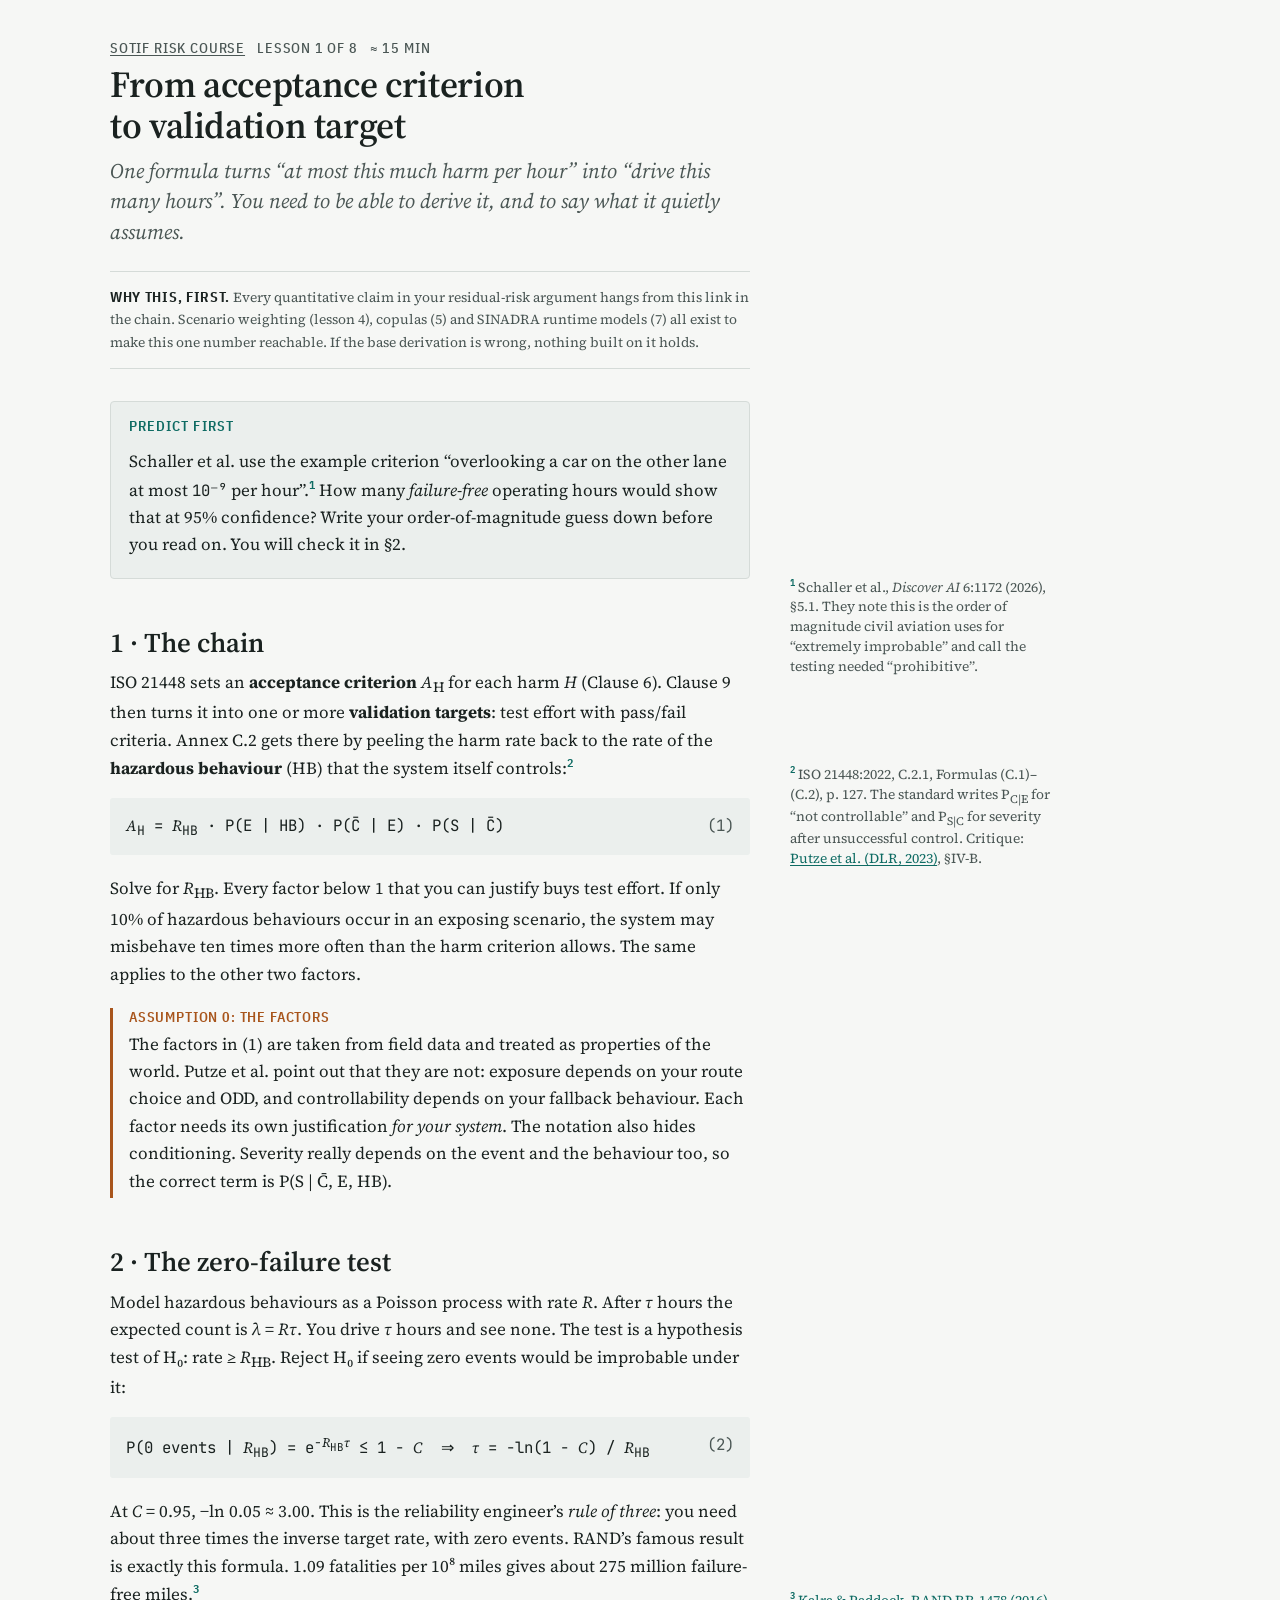
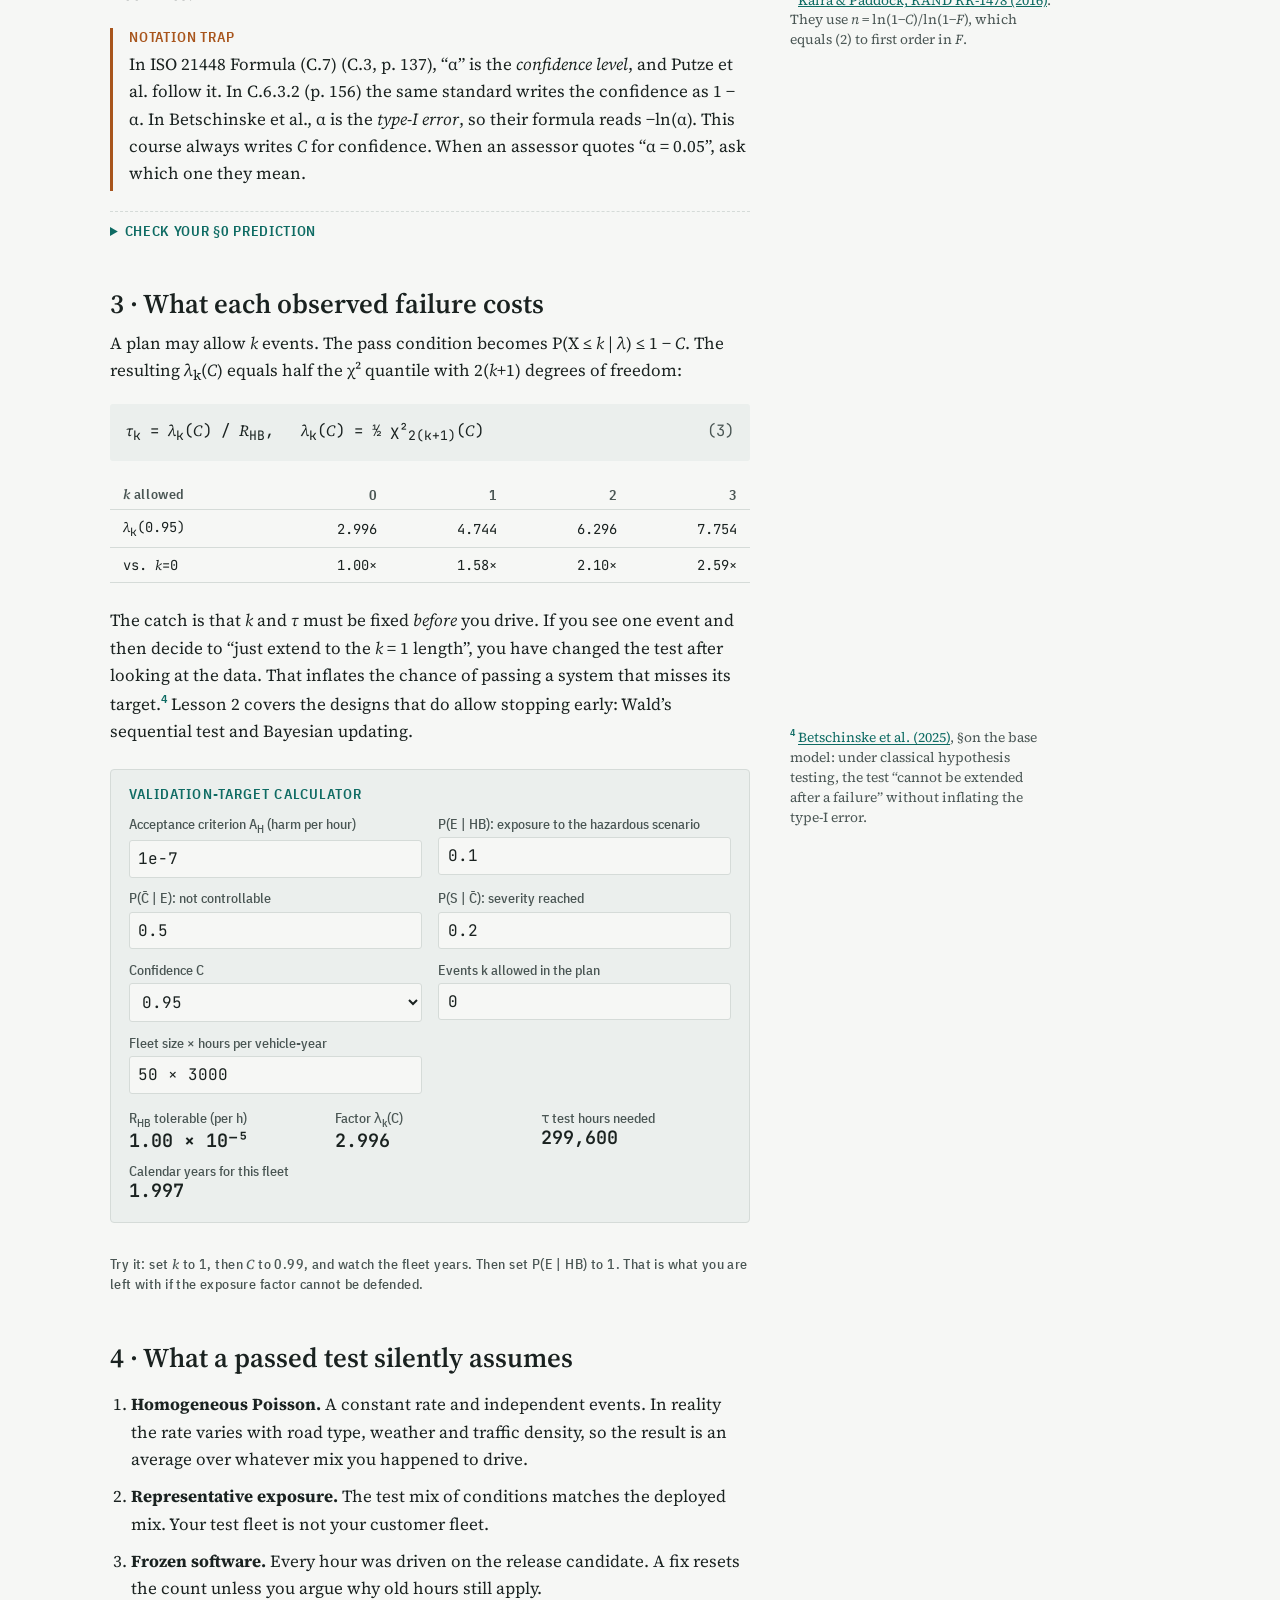
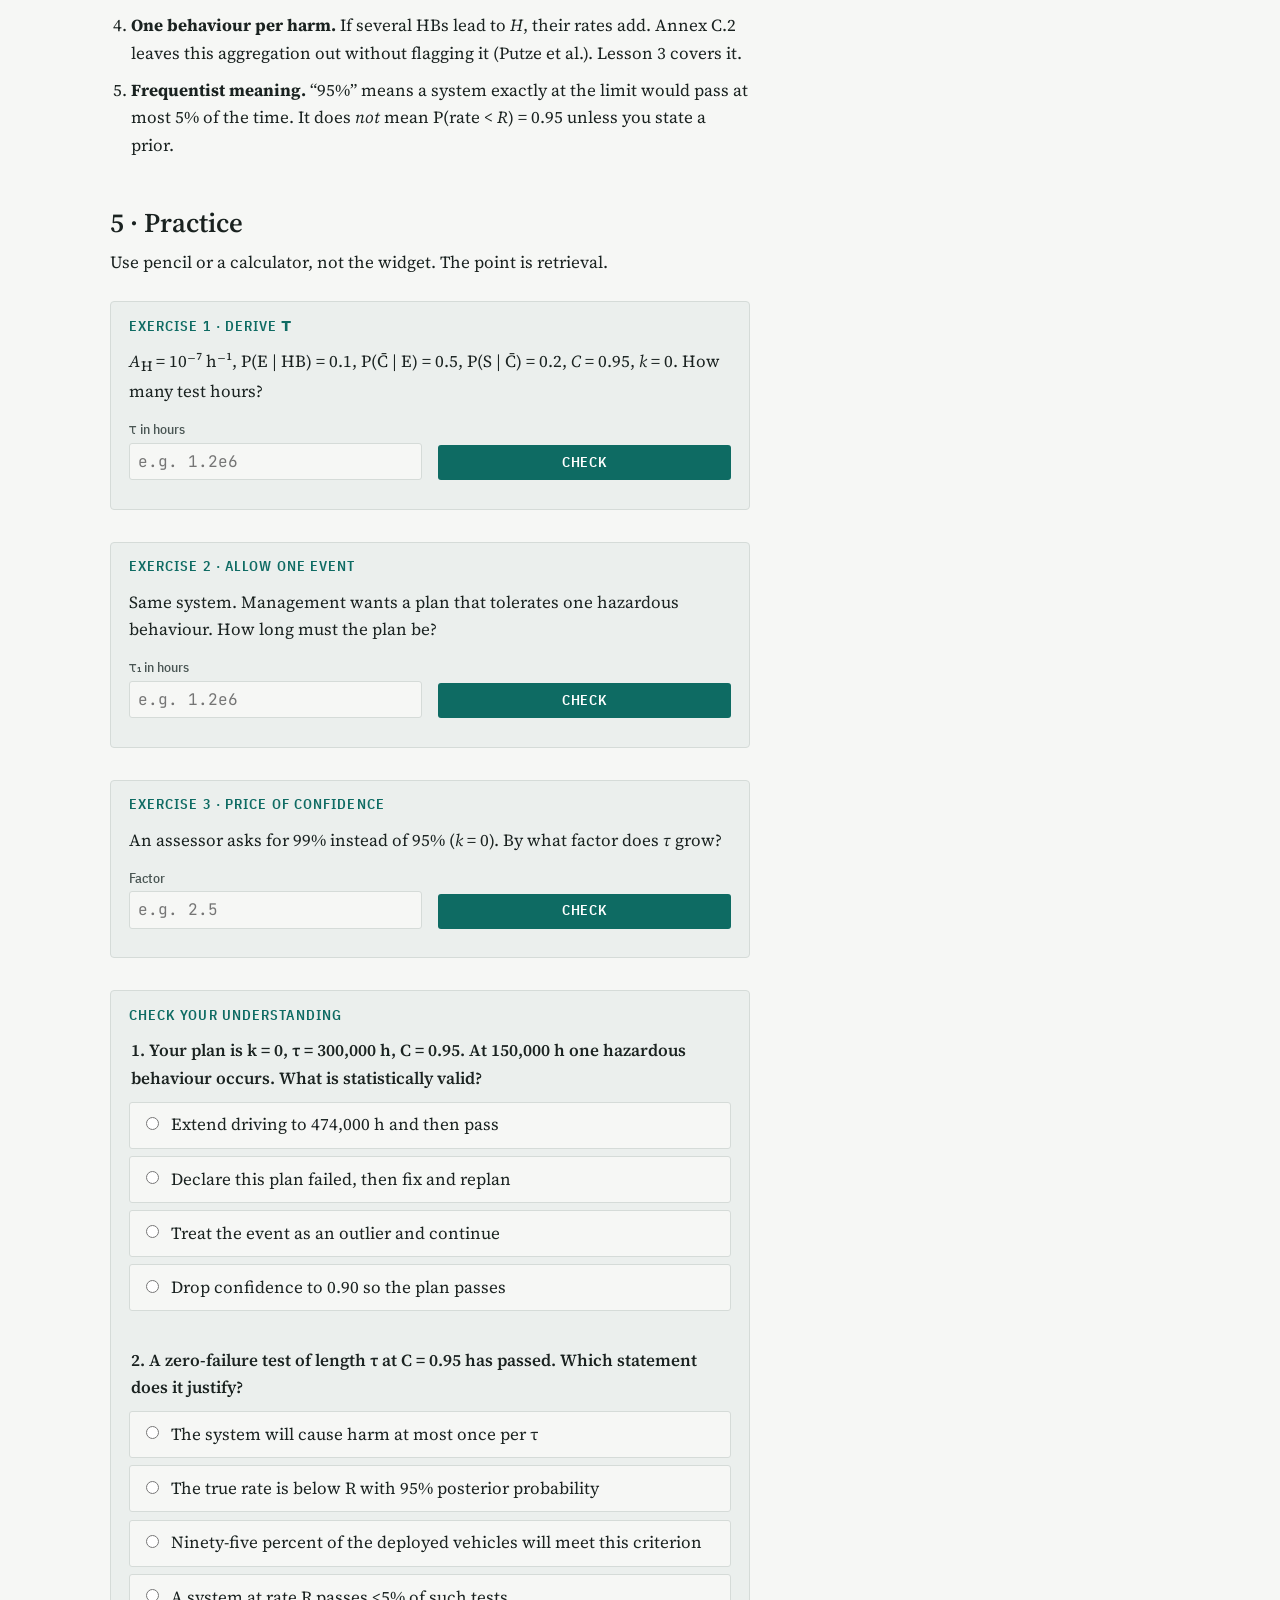
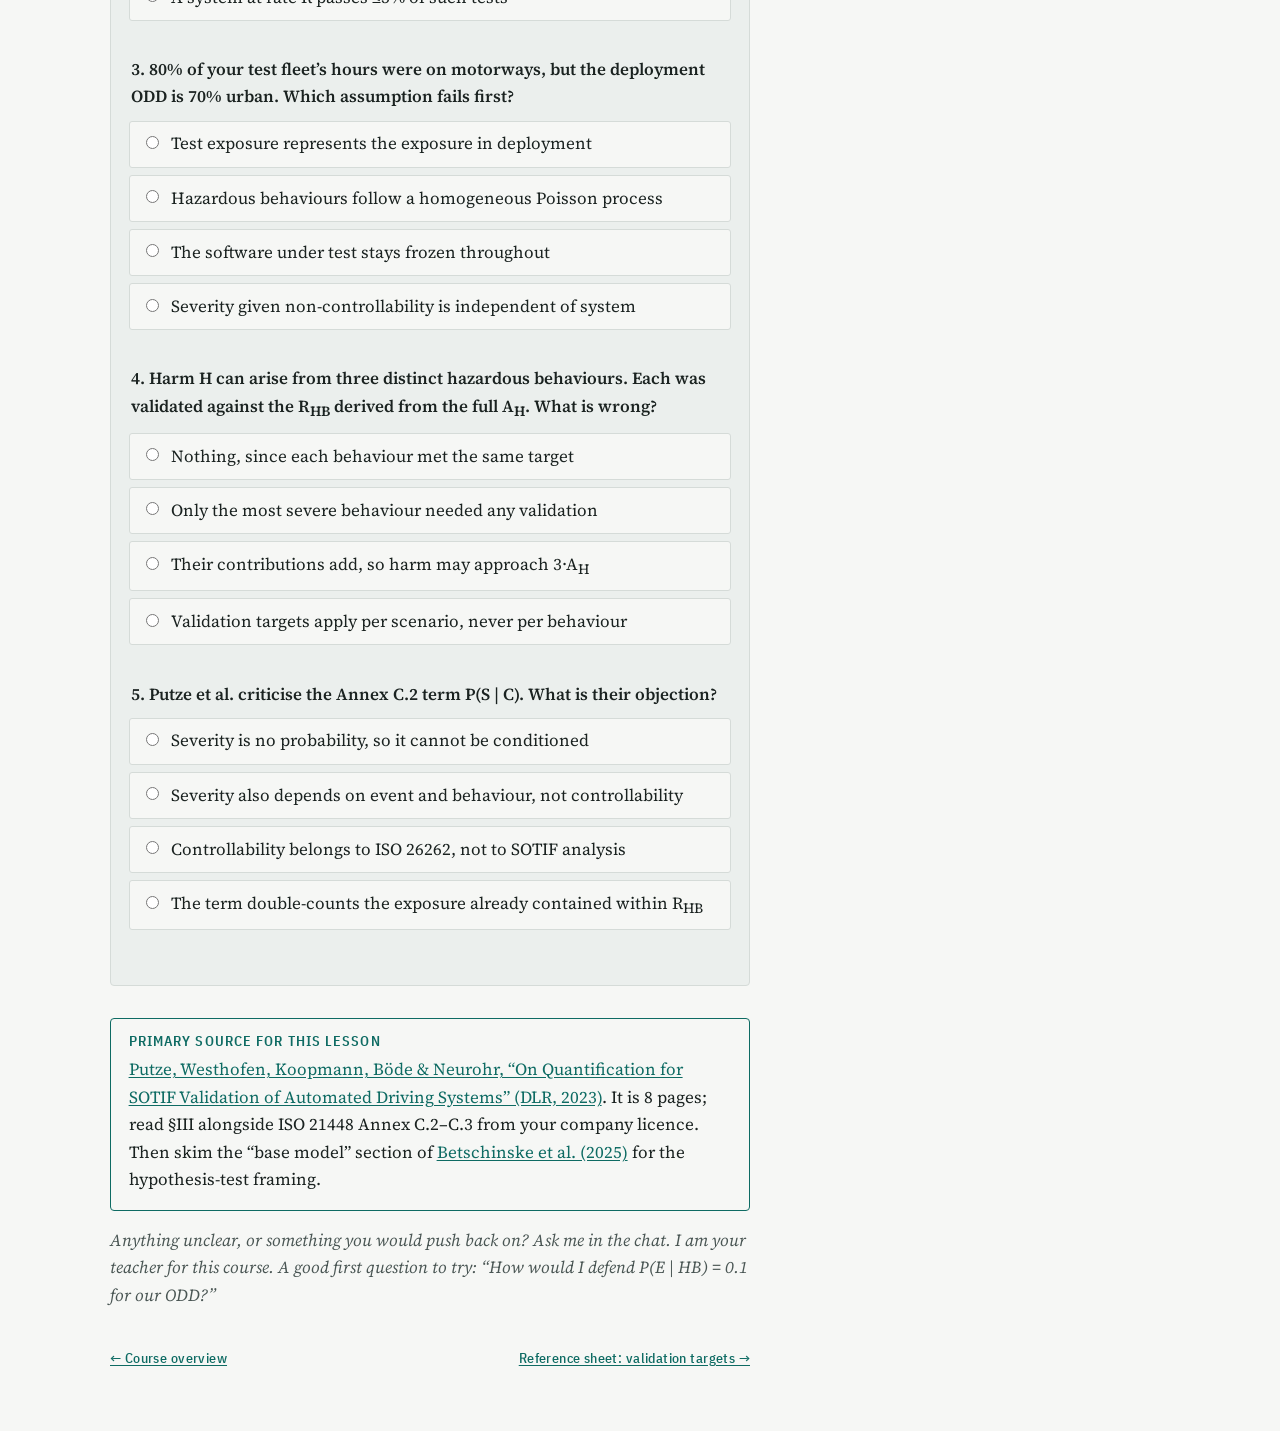
<file: lessons/0001-acceptance-criterion-to-validation-target.html>
<!doctype html>
<html lang="en">
<head>
<meta charset="utf-8">
<meta name="viewport" content="width=device-width, initial-scale=1, viewport-fit=cover">
<meta name="claude:viewport-fit-sides" content="cover">
<title>Lesson 1 · Validation Targets</title>
<link rel="preconnect" href="https://fonts.googleapis.com">
<link rel="stylesheet" href="https://fonts.googleapis.com/css2?family=Source+Serif+4:ital,opsz,wght@0,8..60,400;0,8..60,600;1,8..60,400&family=IBM+Plex+Sans+Condensed:wght@500;600&family=JetBrains+Mono:wght@400;600&display=swap">
<link rel="stylesheet" href="../assets/course.css">
</head>
<body>
<main class="page">
<div class="col">

<nav class="crumbs" aria-label="Course"><a href="../index.html">SOTIF Risk Course</a><span>Lesson 1 of 8</span><span>≈ 15 min</span></nav>
<h1>From acceptance criterion to validation target</h1>
<p class="dek">One formula turns “at most this much harm per hour” into “drive this many hours”. You need to be able to derive it, and to say what it quietly assumes.</p>

<div class="mission"><strong>Why this, first.</strong> Every quantitative claim in your residual-risk argument hangs from this link in the chain. Scenario weighting (lesson 4), copulas (5) and SINADRA runtime models (7) all exist to make this one number reachable. If the base derivation is wrong, nothing built on it holds.</div>

<div class="widget">
  <p class="w-title">Predict first</p>
  <p style="margin:0">Schaller et al. use the example criterion “overlooking a car on the other lane at most <span class="num">10⁻⁹</span> per hour”.<span class="sn-ref">1</span> How many <em>failure-free</em> operating hours would show that at 95% confidence? Write your order-of-magnitude guess down before you read on. You will check it in §2.</p>
</div>
<span class="sn"><span class="sn-ref">1</span> Schaller et al., <em>Discover AI</em> 6:1172 (2026), §5.1. They note this is the order of magnitude civil aviation uses for “extremely improbable” and call the testing needed “prohibitive”.</span>

<h2>1 · The chain</h2>
<p>ISO 21448 sets an <strong>acceptance criterion</strong> <var>A</var><sub>H</sub> for each harm <var>H</var> (Clause 6). Clause 9 then turns it into one or more <strong>validation targets</strong>: test effort with pass/fail criteria. Annex C.2 gets there by peeling the harm rate back to the rate of the <strong>hazardous behaviour</strong> (HB) that the system itself controls:<span class="sn-ref">2</span></p>
<span class="sn"><span class="sn-ref">2</span> ISO 21448:2022, C.2.1, Formulas (C.1)–(C.2), p. 127. The standard writes P<sub>C|E</sub> for “not controllable” and P<sub>S|C</sub> for severity after unsuccessful control. Critique: <a href="https://arxiv.org/abs/2304.10170">Putze et al. (DLR, 2023)</a>, §IV-B.</span>
<div class="eq"><var>A</var><sub>H</sub> = <var>R</var><sub>HB</sub> · P(E | HB) · P(C̄ | E) · P(S | C̄) <span class="lbl">(1)</span></div>
<p>Solve for <var>R</var><sub>HB</sub>. Every factor below 1 that you can justify buys test effort. If only 10% of hazardous behaviours occur in an exposing scenario, the system may misbehave ten times more often than the harm criterion allows. The same applies to the other two factors.</p>

<div class="assume"><strong>Assumption 0: the factors</strong>The factors in (1) are taken from field data and treated as properties of the world. Putze et al. point out that they are not: exposure depends on your route choice and ODD, and controllability depends on your fallback behaviour. Each factor needs its own justification <em>for your system</em>. The notation also hides conditioning. Severity really depends on the event and the behaviour too, so the correct term is P(S | C̄, E, HB).</div>

<h2>2 · The zero-failure test</h2>
<p>Model hazardous behaviours as a Poisson process with rate <var>R</var>. After <var>τ</var> hours the expected count is <var>λ</var> = <var>R</var><var>τ</var>. You drive <var>τ</var> hours and see none. The test is a hypothesis test of H₀: rate ≥ <var>R</var><sub>HB</sub>. Reject H₀ if seeing zero events would be improbable under it:</p>
<div class="eq">P(0 events | <var>R</var><sub>HB</sub>) = e<sup>−<var>R</var><sub>HB</sub><var>τ</var></sup> ≤ 1 − <var>C</var> &nbsp;⇒&nbsp; <var>τ</var> = −ln(1 − <var>C</var>) / <var>R</var><sub>HB</sub> <span class="lbl">(2)</span></div>
<p>At <var>C</var> = 0.95, −ln 0.05 ≈ 3.00. This is the reliability engineer’s <em>rule of three</em>: you need about three times the inverse target rate, with zero events. RAND’s famous result is exactly this formula. 1.09 fatalities per 10⁸ miles gives about 275 million failure-free miles.<span class="sn-ref">3</span></p>
<span class="sn"><span class="sn-ref">3</span> <a href="https://www.rand.org/pubs/research_reports/RR1478.html">Kalra &amp; Paddock, RAND RR-1478 (2016)</a>. They use <var>n</var> = ln(1−<var>C</var>)/ln(1−<var>F</var>), which equals (2) to first order in <var>F</var>.</span>

<div class="assume"><strong>Notation trap</strong>In ISO 21448 Formula (C.7) (C.3, p. 137), “α” is the <em>confidence level</em>, and Putze et al. follow it. In C.6.3.2 (p. 156) the same standard writes the confidence as 1 − α. In Betschinske et al., α is the <em>type-I error</em>, so their formula reads −ln(α). This course always writes <var>C</var> for confidence. When an assessor quotes “α = 0.05”, ask which one they mean.</div>

<details class="reveal"><summary>Check your §0 prediction</summary>
<p><var>τ</var> = 3.00 / 10⁻⁹ h⁻¹ ≈ <span class="num">3.0 × 10⁹ h</span>. That is about 342,000 years for one vehicle running 24/7, or 34 years for a fleet of 10,000. This is why Schaller et al. turn to monitor outputs as proxy evidence. It is also why ISO 21448 lets you argue absence of unreasonable risk by means other than direct failure probabilities.</p>
</details>

<h2>3 · What each observed failure costs</h2>
<p>A plan may allow <var>k</var> events. The pass condition becomes P(X ≤ <var>k</var> | <var>λ</var>) ≤ 1 − <var>C</var>. The resulting <var>λ</var><sub>k</sub>(<var>C</var>) equals half the χ² quantile with 2(<var>k</var>+1) degrees of freedom:</p>
<div class="eq"><var>τ</var><sub>k</sub> = <var>λ</var><sub>k</sub>(<var>C</var>) / <var>R</var><sub>HB</sub>, &nbsp; <var>λ</var><sub>k</sub>(<var>C</var>) = ½ χ²<sub>2(k+1)</sub>(<var>C</var>) <span class="lbl">(3)</span></div>
<div class="tbl-wrap"><table>
<thead><tr><th><var>k</var> allowed</th><th>0</th><th>1</th><th>2</th><th>3</th></tr></thead>
<tbody>
<tr><td><var>λ</var><sub>k</sub>(0.95)</td><td>2.996</td><td>4.744</td><td>6.296</td><td>7.754</td></tr>
<tr><td>vs. <var>k</var>=0</td><td>1.00×</td><td>1.58×</td><td>2.10×</td><td>2.59×</td></tr>
</tbody></table></div>
<p>The catch is that <var>k</var> and <var>τ</var> must be fixed <em>before</em> you drive. If you see one event and then decide to “just extend to the <var>k</var> = 1 length”, you have changed the test after looking at the data. That inflates the chance of passing a system that misses its target.<span class="sn-ref">4</span> Lesson 2 covers the designs that do allow stopping early: Wald’s sequential test and Bayesian updating.</p>
<span class="sn"><span class="sn-ref">4</span> <a href="https://arxiv.org/abs/2506.10363">Betschinske et al. (2025)</a>, §on the base model: under classical hypothesis testing, the test “cannot be extended after a failure” without inflating the type-I error.</span>

<div class="widget" data-vtcalc></div>
<p class="meta">Try it: set <var>k</var> to 1, then <var>C</var> to 0.99, and watch the fleet years. Then set P(E | HB) to 1. That is what you are left with if the exposure factor cannot be defended.</p>

<h2>4 · What a passed test silently assumes</h2>
<ol class="tight">
<li><strong>Homogeneous Poisson.</strong> A constant rate and independent events. In reality the rate varies with road type, weather and traffic density, so the result is an average over whatever mix you happened to drive.</li>
<li><strong>Representative exposure.</strong> The test mix of conditions matches the deployed mix. Your test fleet is not your customer fleet.</li>
<li><strong>Frozen software.</strong> Every hour was driven on the release candidate. A fix resets the count unless you argue why old hours still apply.</li>
<li><strong>One behaviour per harm.</strong> If several HBs lead to <var>H</var>, their rates add. Annex C.2 leaves this aggregation out without flagging it (Putze et al.). Lesson 3 covers it.</li>
<li><strong>Frequentist meaning.</strong> “95%” means a system exactly at the limit would pass at most 5% of the time. It does <em>not</em> mean P(rate &lt; <var>R</var>) = 0.95 unless you state a prior.</li>
</ol>

<h2>5 · Practice</h2>
<p>Use pencil or a calculator, not the widget. The point is retrieval.</p>

<div class="widget" data-exercise="e1" data-answer="299573" data-tol="0.02"
  data-explain="R<sub>HB</sub> = 10⁻⁷ / (0.1 · 0.5 · 0.2) = 10⁻⁵ h⁻¹. τ = 2.996 / 10⁻⁵ ≈ 3.0 × 10⁵ h."
  data-hint="First solve (1) for R<sub>HB</sub>, then apply (2) with −ln 0.05 ≈ 3.00.">
  <p class="w-title">Exercise 1 · Derive τ</p>
  <p><var>A</var><sub>H</sub> = 10⁻⁷ h⁻¹, P(E | HB) = 0.1, P(C̄ | E) = 0.5, P(S | C̄) = 0.2, <var>C</var> = 0.95, <var>k</var> = 0. How many test hours?</p>
  <div class="grid"><div class="field"><label for="e1-in">τ in hours</label><input id="e1-in" type="text" inputmode="decimal" placeholder="e.g. 1.2e6"></div>
  <div class="field" style="justify-content:flex-end"><button type="button">Check</button></div></div>
  <div class="q-fb" aria-live="polite"></div>
</div>

<div class="widget" data-exercise="e2" data-answer="474390" data-tol="0.02"
  data-explain="λ₁(0.95) = 4.744, so τ₁ = 4.744 / 10⁻⁵ ≈ 4.74 × 10⁵ h, which is 58% more than the zero-failure plan. You must commit to this before you start driving."
  data-hint="Use the k = 1 factor from the table in §3.">
  <p class="w-title">Exercise 2 · Allow one event</p>
  <p>Same system. Management wants a plan that tolerates one hazardous behaviour. How long must the plan be?</p>
  <div class="grid"><div class="field"><label for="e2-in">τ₁ in hours</label><input id="e2-in" type="text" inputmode="decimal" placeholder="e.g. 1.2e6"></div>
  <div class="field" style="justify-content:flex-end"><button type="button">Check</button></div></div>
  <div class="q-fb" aria-live="polite"></div>
</div>

<div class="widget" data-exercise="e3" data-answer="1.537" data-tol="0.02"
  data-explain="ln(1/0.01) / ln(1/0.05) = 4.605 / 2.996 ≈ 1.54. Confidence is cheap compared with the target rate: τ scales linearly in 1/R but only logarithmically in 1/(1−C)."
  data-hint="Take the ratio of −ln(1−C) at C = 0.99 and at C = 0.95.">
  <p class="w-title">Exercise 3 · Price of confidence</p>
  <p>An assessor asks for 99% instead of 95% (<var>k</var> = 0). By what factor does <var>τ</var> grow?</p>
  <div class="grid"><div class="field"><label for="e3-in">Factor</label><input id="e3-in" type="text" inputmode="decimal" placeholder="e.g. 2.5"></div>
  <div class="field" style="justify-content:flex-end"><button type="button">Check</button></div></div>
  <div class="q-fb" aria-live="polite"></div>
</div>

<div class="widget" data-quiz="lesson-0001">
<p class="w-title">Check your understanding</p>
<script type="application/json">
{"questions":[
 {"prompt":"Your plan is k = 0, τ = 300,000 h, C = 0.95. At 150,000 h one hazardous behaviour occurs. What is statistically valid?",
  "options":["Extend driving to 474,000 h and then pass","Declare this plan failed, then fix and replan","Treat the event as an outlier and continue","Drop confidence to 0.90 so the plan passes"],
  "answer":1,
  "explain":"The plan was a fixed design with k = 0. Switching to k = 1 or lowering C after seeing data is optional stopping, and it inflates the chance of passing a system that misses the target. The fix you make also changes the software, so pre-fix hours need an argument before they count again. Sequential designs that allow early stopping are in lesson 2."},
 {"prompt":"A zero-failure test of length τ at C = 0.95 has passed. Which statement does it justify?",
  "options":["The system will cause harm at most once per τ","The true rate is below R with 95% posterior probability","Ninety-five percent of the deployed vehicles will meet this criterion","A system at rate R passes ≤5% of such tests"],
  "answer":3,
  "explain":"That is the frequentist guarantee: a limit on the error rate of the procedure. “95% probability the rate is below R” is a Bayesian posterior statement. It needs a stated prior; with the flat Gamma(1, 0) prior the numbers happen to coincide (Betschinske et al.). An assessor may press you on exactly this difference."},
 {"prompt":"80% of your test fleet’s hours were on motorways, but the deployment ODD is 70% urban. Which assumption fails first?",
  "options":["Test exposure represents the exposure in deployment","Hazardous behaviours follow a homogeneous Poisson process","The software under test stays frozen throughout","Severity given non-controllability is independent of system"],
  "answer":0,
  "explain":"The demonstrated rate is an average over the conditions you drove. If the strata differ in hazard rate, the average does not transfer to deployment. You could stratify and re-weight by ODD exposure (importance weighting, lessons 4 and 6). That requires per-stratum evidence. The non-homogeneous rate is the mechanism, but the broken premise is representativeness."},
 {"prompt":"Harm H can arise from three distinct hazardous behaviours. Each was validated against the R<sub>HB</sub> derived from the full A<sub>H</sub>. What is wrong?",
  "options":["Nothing, since each behaviour met the same target","Only the most severe behaviour needed any validation","Their contributions add, so harm may approach 3·A<sub>H</sub>","Validation targets apply per scenario, never per behaviour"],
  "answer":2,
  "explain":"P(H) is bounded by the sum over (trigger, behaviour, event) paths, which is a Bonferroni-type bound (Putze et al., Eq. 2). Giving every path the whole budget can triple the harm rate. You have to allocate the budget across paths, which is lesson 3. Confidence aggregates too: joint confidence ≥ 1 − Σ(1 − C<sub>i</sub>)."},
 {"prompt":"Putze et al. criticise the Annex C.2 term P(S | C). What is their objection?",
  "options":["Severity is no probability, so it cannot be conditioned","Severity also depends on event and behaviour, not controllability","Controllability belongs to ISO 26262, not to SOTIF analysis","The term double-counts the exposure already contained within R<sub>HB</sub>"],
  "answer":1,
  "explain":"A correct chain-rule decomposition needs P(S | C, E, HB). The same behaviour can be more severe in one exposing scenario than in another. Dropping the conditioning silently assumes independence, and you would have to justify that."}
]}
</script>
</div>

<div class="source">
  <p class="w-title">Primary source for this lesson</p>
  <p style="margin:0"><a href="https://arxiv.org/abs/2304.10170">Putze, Westhofen, Koopmann, Böde &amp; Neurohr, “On Quantification for SOTIF Validation of Automated Driving Systems” (DLR, 2023)</a>. It is 8 pages; read §III alongside ISO 21448 Annex C.2–C.3 from your company licence. Then skim the “base model” section of <a href="https://arxiv.org/abs/2506.10363">Betschinske et al. (2025)</a> for the hypothesis-test framing.</p>
</div>

<p class="ask">Anything unclear, or something you would push back on? Ask me in the chat. I am your teacher for this course. A good first question to try: “How would I defend P(E | HB) = 0.1 for our ODD?”</p>

<nav class="nav" aria-label="Lesson navigation">
  <a href="../index.html">← Course overview</a>
  <a href="../reference/validation-targets.html">Reference sheet: validation targets →</a>
</nav>
</div>
</main>
<script src="../assets/vt-calc.js"></script>
<script src="../assets/quiz.js"></script>
</body>
</html>
</file>
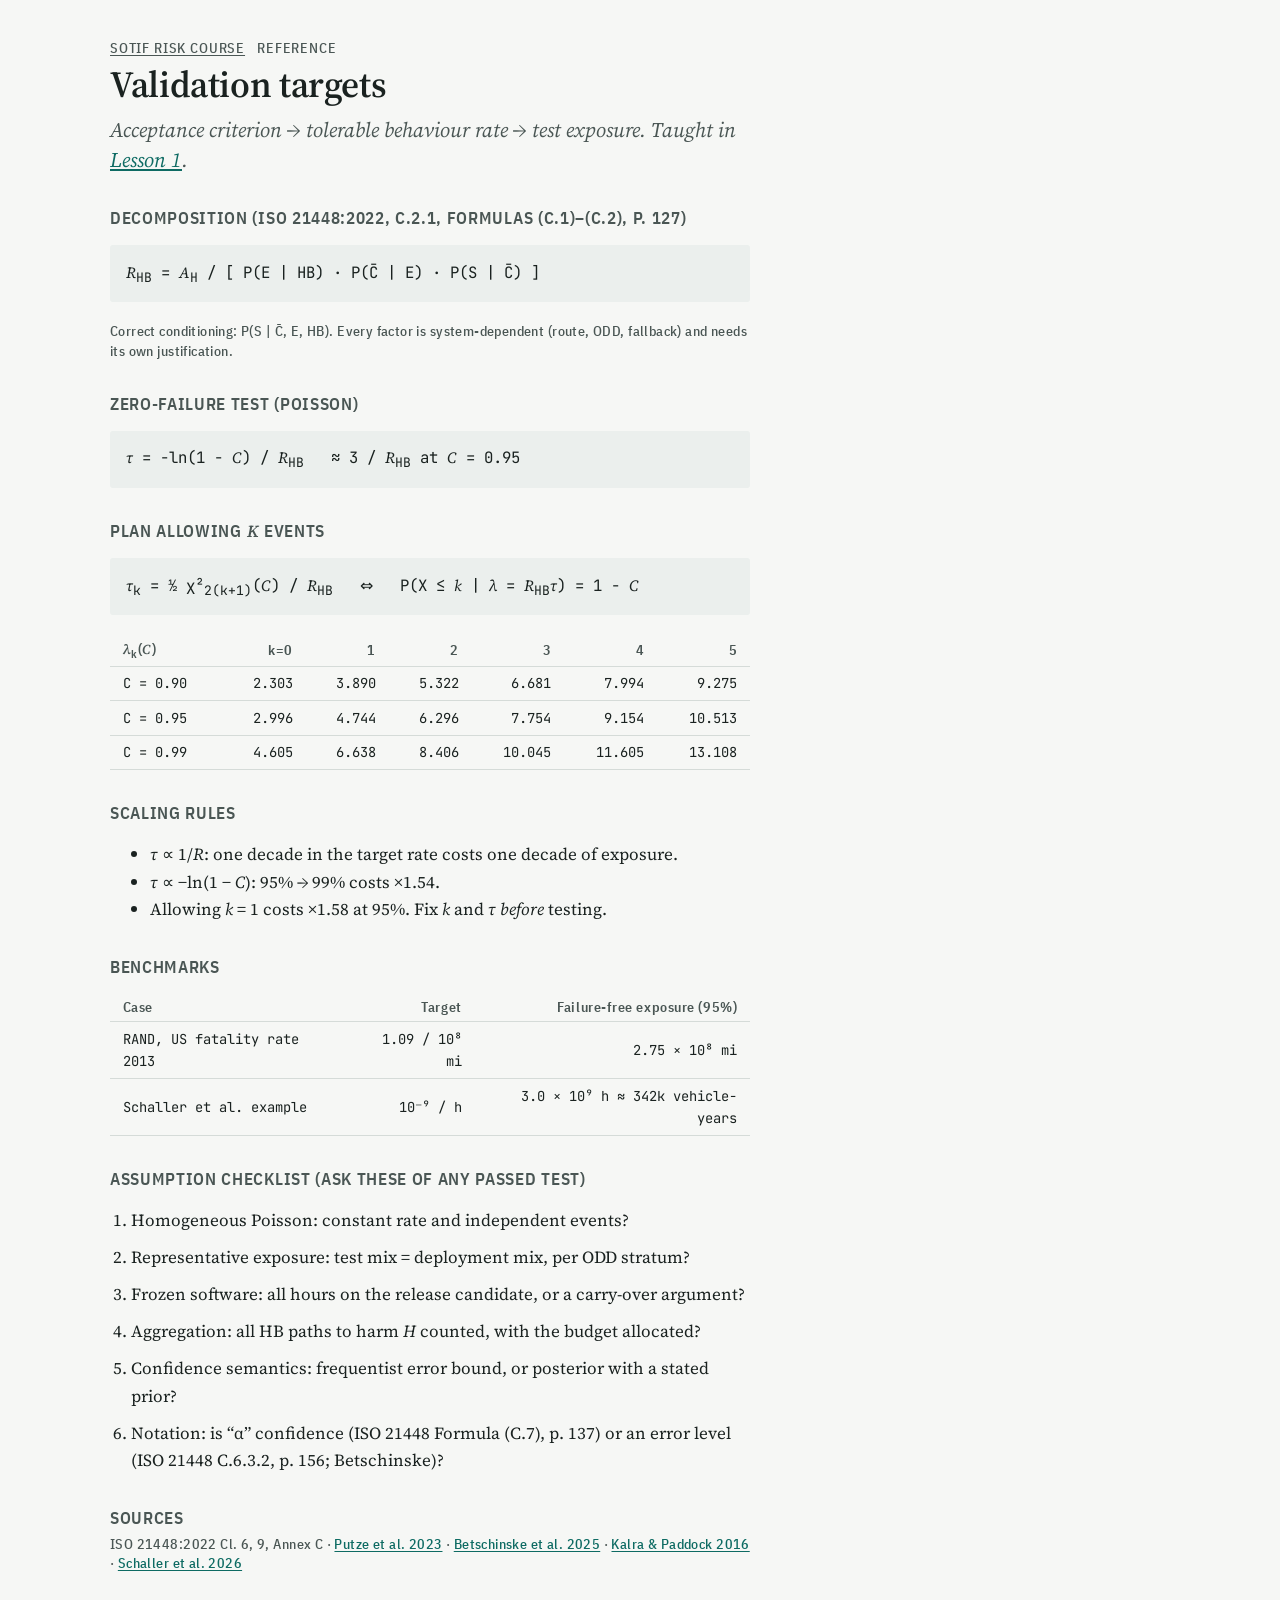
<file: reference/validation-targets.html>
<!doctype html>
<html lang="en">
<head>
<meta charset="utf-8">
<meta name="viewport" content="width=device-width, initial-scale=1, viewport-fit=cover">
<meta name="claude:viewport-fit-sides" content="cover">
<title>Validation Targets Reference</title>
<link rel="stylesheet" href="https://fonts.googleapis.com/css2?family=Source+Serif+4:ital,opsz,wght@0,8..60,400;0,8..60,600;1,8..60,400&family=IBM+Plex+Sans+Condensed:wght@500;600&family=JetBrains+Mono:wght@400;600&display=swap">
<link rel="stylesheet" href="../assets/course.css">
</head>
<body>
<main class="page"><div class="col">
<nav class="crumbs" aria-label="Course"><a href="../index.html">SOTIF Risk Course</a><span>Reference</span></nav>
<h1>Validation targets</h1>
<p class="dek">Acceptance criterion → tolerable behaviour rate → test exposure. Taught in <a href="../lessons/0001-acceptance-criterion-to-validation-target.html">Lesson 1</a>.</p>

<h3>Decomposition (ISO 21448:2022, C.2.1, Formulas (C.1)–(C.2), p. 127)</h3>
<div class="eq"><var>R</var><sub>HB</sub> = <var>A</var><sub>H</sub> / [ P(E | HB) · P(C̄ | E) · P(S | C̄) ]</div>
<p class="meta">Correct conditioning: P(S | C̄, E, HB). Every factor is system-dependent (route, ODD, fallback) and needs its own justification.</p>

<h3>Zero-failure test (Poisson)</h3>
<div class="eq"><var>τ</var> = −ln(1 − <var>C</var>) / <var>R</var><sub>HB</sub> &nbsp;&nbsp;≈ 3 / <var>R</var><sub>HB</sub> at <var>C</var> = 0.95</div>

<h3>Plan allowing <var>k</var> events</h3>
<div class="eq"><var>τ</var><sub>k</sub> = ½ χ²<sub>2(k+1)</sub>(<var>C</var>) / <var>R</var><sub>HB</sub> &nbsp; ⇔ &nbsp; P(X ≤ <var>k</var> | <var>λ</var> = <var>R</var><sub>HB</sub><var>τ</var>) = 1 − <var>C</var></div>
<div class="tbl-wrap"><table>
<thead><tr><th><var>λ</var><sub>k</sub>(<var>C</var>)</th><th>k=0</th><th>1</th><th>2</th><th>3</th><th>4</th><th>5</th></tr></thead>
<tbody>
<tr><td>C = 0.90</td><td>2.303</td><td>3.890</td><td>5.322</td><td>6.681</td><td>7.994</td><td>9.275</td></tr>
<tr><td>C = 0.95</td><td>2.996</td><td>4.744</td><td>6.296</td><td>7.754</td><td>9.154</td><td>10.513</td></tr>
<tr><td>C = 0.99</td><td>4.605</td><td>6.638</td><td>8.406</td><td>10.045</td><td>11.605</td><td>13.108</td></tr>
</tbody></table></div>

<h3>Scaling rules</h3>
<ul>
<li><var>τ</var> ∝ 1/<var>R</var>: one decade in the target rate costs one decade of exposure.</li>
<li><var>τ</var> ∝ −ln(1 − <var>C</var>): 95% → 99% costs ×1.54.</li>
<li>Allowing <var>k</var> = 1 costs ×1.58 at 95%. Fix <var>k</var> and <var>τ</var> <em>before</em> testing.</li>
</ul>

<h3>Benchmarks</h3>
<div class="tbl-wrap"><table>
<thead><tr><th>Case</th><th>Target</th><th>Failure-free exposure (95%)</th></tr></thead>
<tbody>
<tr><td>RAND, US fatality rate 2013</td><td>1.09 / 10⁸ mi</td><td>2.75 × 10⁸ mi</td></tr>
<tr><td>Schaller et al. example</td><td>10⁻⁹ / h</td><td>3.0 × 10⁹ h ≈ 342k vehicle-years</td></tr>
</tbody></table></div>

<h3>Assumption checklist (ask these of any passed test)</h3>
<ol class="tight">
<li>Homogeneous Poisson: constant rate and independent events?</li>
<li>Representative exposure: test mix = deployment mix, per ODD stratum?</li>
<li>Frozen software: all hours on the release candidate, or a carry-over argument?</li>
<li>Aggregation: all HB paths to harm <var>H</var> counted, with the budget allocated?</li>
<li>Confidence semantics: frequentist error bound, or posterior with a stated prior?</li>
<li>Notation: is “α” confidence (ISO 21448 Formula (C.7), p. 137) or an error level (ISO 21448 C.6.3.2, p. 156; Betschinske)?</li>
</ol>

<h3>Sources</h3>
<p class="meta">ISO 21448:2022 Cl. 6, 9, Annex C · <a href="https://arxiv.org/abs/2304.10170">Putze et al. 2023</a> · <a href="https://arxiv.org/abs/2506.10363">Betschinske et al. 2025</a> · <a href="https://www.rand.org/pubs/research_reports/RR1478.html">Kalra &amp; Paddock 2016</a> · <a href="https://doi.org/10.1007/s44163-026-02186-z">Schaller et al. 2026</a></p>
</div></main>
</body>
</html>
</file>
<file: assets/course.css>
/* SOTIF Risk Course — shared stylesheet.
   Layout concept: a Tufte-style reading column with a right margin for sidenotes (citations),
   which fold inline below 1000px. Petrol accent = "validated"; ochre = "assumption / caution". */
/* Fonts: each page links Google Fonts (Source Serif 4, IBM Plex Sans Condensed, JetBrains Mono) in its <head>. */

:root {
  --paper: #f6f7f5;
  --ink: #1a2220;
  --ink-soft: #4a5654;
  --rule: #d5dbd8;
  --panel: #ebefed;
  --accent: #0e6b63;      /* petrol */
  --accent-ink: #ffffff;
  --caution: #a8551c;     /* ochre */
  --good: #1f7a3d;
  --bad: #b3261e;
  --serif: "Source Serif 4", "Iowan Old Style", Georgia, serif;
  --label: "IBM Plex Sans Condensed", "Arial Narrow", system-ui, sans-serif;
  --mono: "JetBrains Mono", ui-monospace, "SFMono-Regular", Menlo, monospace;
  --step--1: 0.86rem;
  --step-0: 1.06rem;
  --step-1: 1.3rem;
  --step-2: 1.7rem;
  --step-3: 2.3rem;
  color-scheme: light;
}
@media (prefers-color-scheme: dark) {
  :root:not([data-theme="light"]) {
    --paper: #121816; --ink: #e3e9e6; --ink-soft: #a3b0ac; --rule: #2c3734; --panel: #1b2421;
    --accent: #4fb8ad; --accent-ink: #0b1311; --caution: #e0954f; --good: #63c283; --bad: #f08a80;
    color-scheme: dark;
  }
}
:root[data-theme="dark"] {
  --paper: #121816; --ink: #e3e9e6; --ink-soft: #a3b0ac; --rule: #2c3734; --panel: #1b2421;
  --accent: #4fb8ad; --accent-ink: #0b1311; --caution: #e0954f; --good: #63c283; --bad: #f08a80;
  color-scheme: dark;
}

* { box-sizing: border-box; }
html { -webkit-text-size-adjust: 100%; }
body {
  margin: 0;
  background: var(--paper);
  color: var(--ink);
  font: 400 var(--step-0)/1.62 var(--serif);
  padding-block: 2.5rem 4rem;
  padding-left: max(16px, env(safe-area-inset-left, 0px));
  padding-right: max(16px, env(safe-area-inset-right, 0px));
}
.page { max-width: 1060px; margin: 0 auto; }
.col { max-width: 40rem; position: relative; min-width: 0; }

a { color: var(--accent); text-underline-offset: 2px; }
a:focus-visible, button:focus-visible, input:focus-visible, label:focus-within {
  outline: 2px solid var(--accent); outline-offset: 2px;
}

/* Masthead */
.crumbs { font: 500 var(--step--1)/1.3 var(--label); letter-spacing: .06em; text-transform: uppercase; color: var(--ink-soft); display: flex; gap: .75rem; flex-wrap: wrap; }
.crumbs a { color: inherit; }
h1 { font-weight: 600; font-size: var(--step-3); line-height: 1.12; margin: .4rem 0 .6rem; text-wrap: balance; letter-spacing: -0.01em; }
h2 { font-weight: 600; font-size: var(--step-2); line-height: 1.2; margin: 3rem 0 .6rem; text-wrap: balance; }
h3 { font: 600 var(--step-0)/1.3 var(--label); letter-spacing: .04em; text-transform: uppercase; margin: 2rem 0 .4rem; color: var(--ink-soft); }
.dek { font-size: var(--step-1); line-height: 1.45; color: var(--ink-soft); font-style: italic; margin: 0 0 1.5rem; }
p { margin: 0 0 1rem; }
hr { border: 0; border-top: 1px solid var(--rule); margin: 2.5rem 0; }
.meta { font: 500 var(--step--1)/1.4 var(--label); letter-spacing: .03em; color: var(--ink-soft); }

/* Sidenotes: margin on wide screens, inline block on narrow */
.sn { font-size: var(--step--1); line-height: 1.45; color: var(--ink-soft); display: block; margin: .25rem 0 1rem; padding-left: .75rem; border-left: 2px solid var(--rule); }
.sn-ref { font: 600 .72em var(--label); vertical-align: super; color: var(--accent); }
@media (min-width: 1000px) {
  .sn { position: absolute; right: -19rem; width: 16.5rem; margin-top: -2.2rem; border-left: 0; padding-left: 0; }
}

/* Math */
.eq { font-family: var(--mono); font-size: .98rem; background: var(--panel); padding: .9rem 1rem; margin: 1rem 0 1.25rem; overflow-x: auto; white-space: nowrap; border-radius: 3px; }
.eq .lbl { float: right; color: var(--ink-soft); padding-left: 1.5rem; }
var, .v { font-family: var(--serif); font-style: italic; }
code, .num { font-family: var(--mono); font-size: .92em; font-variant-numeric: tabular-nums; }

/* Callouts — used sparingly, by role */
.assume { border-left: 3px solid var(--caution); padding: .2rem 0 .2rem 1rem; margin: 1.25rem 0; }
.assume > strong:first-child { font: 600 var(--step--1)/1 var(--label); letter-spacing: .06em; text-transform: uppercase; color: var(--caution); display: block; margin-bottom: .35rem; }
.mission { border-top: 1px solid var(--rule); border-bottom: 1px solid var(--rule); padding: .9rem 0; margin: 1.5rem 0 2rem; font-size: var(--step--1); color: var(--ink-soft); }
.mission strong { font-family: var(--label); letter-spacing: .05em; text-transform: uppercase; color: var(--ink); }

/* Tables */
.tbl-wrap { overflow-x: auto; margin: 1rem 0 1.5rem; }
table { border-collapse: collapse; font-variant-numeric: tabular-nums; font-size: var(--step--1); min-width: 100%; }
th, td { text-align: right; padding: .35rem .8rem; border-bottom: 1px solid var(--rule); }
th { font: 600 var(--step--1)/1.2 var(--label); letter-spacing: .04em; color: var(--ink-soft); }
th:first-child, td:first-child { text-align: left; }
td { font-family: var(--mono); }

/* Ordered assumption list */
ol.tight { padding-left: 1.3rem; } ol.tight li { margin-bottom: .6rem; }

/* Interactive blocks (calculator, quiz, exercises) */
.widget { border: 1px solid var(--rule); background: var(--panel); border-radius: 4px; padding: 1.1rem 1.1rem 1.2rem; margin: 1.5rem 0 2rem; }
.widget > .w-title { font: 600 var(--step--1)/1 var(--label); letter-spacing: .08em; text-transform: uppercase; color: var(--accent); margin: 0 0 .9rem; }
.grid { display: grid; grid-template-columns: repeat(auto-fit, minmax(12rem, 1fr)); gap: .8rem 1rem; }
.field { display: flex; flex-direction: column; gap: .25rem; min-width: 0; }
.field label { font: 500 var(--step--1)/1.25 var(--label); color: var(--ink-soft); }
input[type="number"], input[type="text"], select {
  font: 400 1rem var(--mono); color: var(--ink); background: var(--paper);
  border: 1px solid var(--rule); border-radius: 3px; padding: .45rem .55rem; width: 100%;
}
button {
  font: 600 var(--step--1)/1 var(--label); letter-spacing: .05em; text-transform: uppercase;
  background: var(--accent); color: var(--accent-ink); border: 0; border-radius: 3px; padding: .65rem 1rem; cursor: pointer;
}
button.ghost { background: transparent; color: var(--accent); border: 1px solid var(--accent); }
.out { margin-top: 1rem; display: grid; grid-template-columns: repeat(auto-fit, minmax(11rem, 1fr)); gap: .6rem 1rem; }
.out div { min-width: 0; }
.out .k { font: 500 var(--step--1)/1.2 var(--label); color: var(--ink-soft); }
.out .val { font: 600 1.15rem/1.3 var(--mono); font-variant-numeric: tabular-nums; overflow-wrap: anywhere; }

/* Quiz */
.q { margin: 0 0 1.6rem; }
.q-prompt { font-weight: 600; margin-bottom: .6rem; }
.q-opts { display: grid; gap: .45rem; }
.q-opt { display: flex; gap: .6rem; align-items: flex-start; background: var(--paper); border: 1px solid var(--rule); border-radius: 3px; padding: .55rem .7rem; cursor: pointer; }
.q-opt input { margin-top: .35rem; accent-color: var(--accent); }
.q-opt.right { border-color: var(--good); box-shadow: inset 3px 0 0 var(--good); }
.q-opt.wrong { border-color: var(--bad); box-shadow: inset 3px 0 0 var(--bad); }
.q-fb { margin-top: .6rem; font-size: var(--step--1); line-height: 1.5; }
.q-fb .verdict { font-family: var(--label); font-weight: 600; letter-spacing: .04em; }
.q-fb .verdict.ok { color: var(--good); } .q-fb .verdict.no { color: var(--bad); }
.score { font: 600 var(--step-0) var(--label); color: var(--accent); }

/* Reveal (predict-then-check) */
details.reveal { border-top: 1px dashed var(--rule); margin-top: .8rem; padding-top: .6rem; }
details.reveal summary { cursor: pointer; font: 600 var(--step--1) var(--label); letter-spacing: .05em; text-transform: uppercase; color: var(--accent); }

/* Footer blocks */
.source { border: 1px solid var(--accent); border-radius: 4px; padding: 1rem 1.1rem; margin: 2rem 0 1rem; }
.source .w-title { font: 600 var(--step--1)/1 var(--label); letter-spacing: .08em; text-transform: uppercase; color: var(--accent); margin-bottom: .5rem; }
.ask { font-style: italic; color: var(--ink-soft); }
.nav { display: flex; justify-content: space-between; gap: 1rem; flex-wrap: wrap; font: 500 var(--step--1) var(--label); letter-spacing: .03em; margin-top: 2.5rem; }

@media (prefers-reduced-motion: no-preference) {
  .q-opt { transition: border-color .15s ease, box-shadow .15s ease; }
}
@media print {
  body { background: #fff; color: #000; padding: 0; }
  .widget button, .nav { display: none; }
  .sn { position: static; width: auto; }
}
</file>
